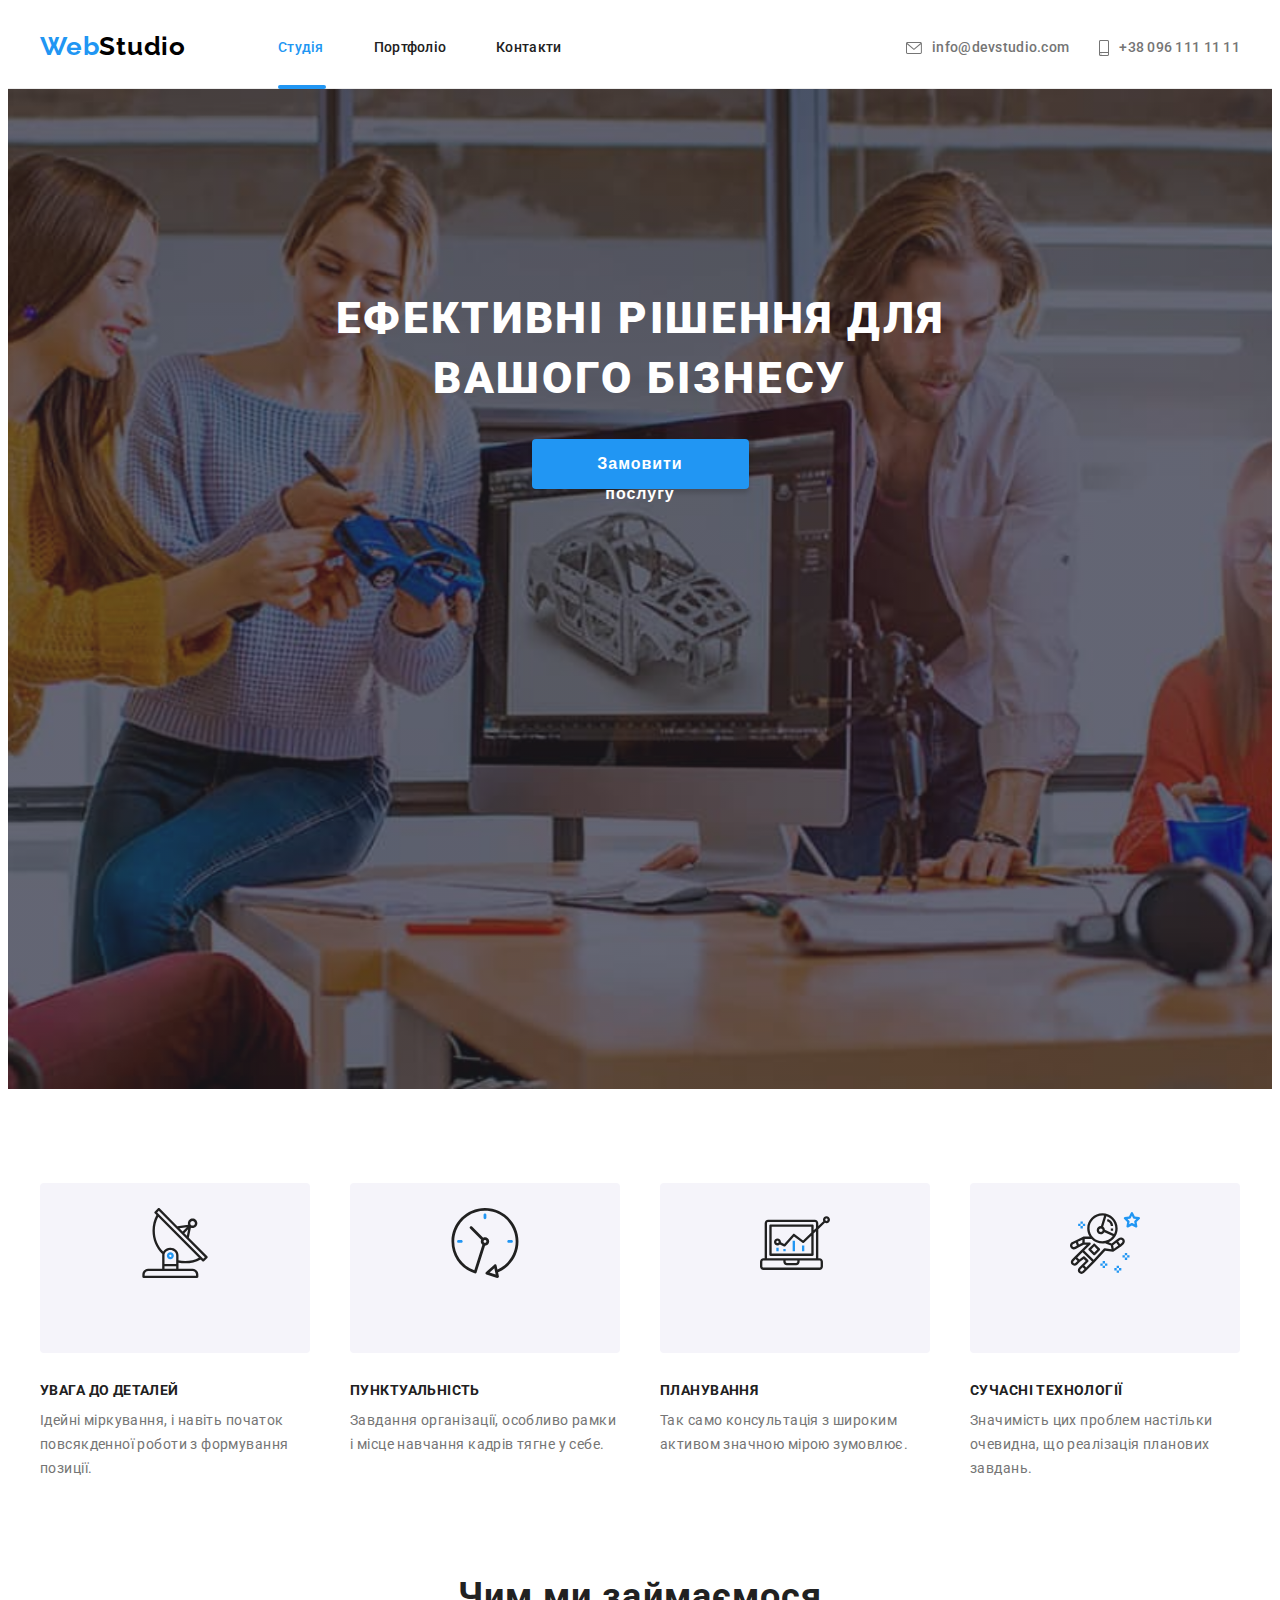
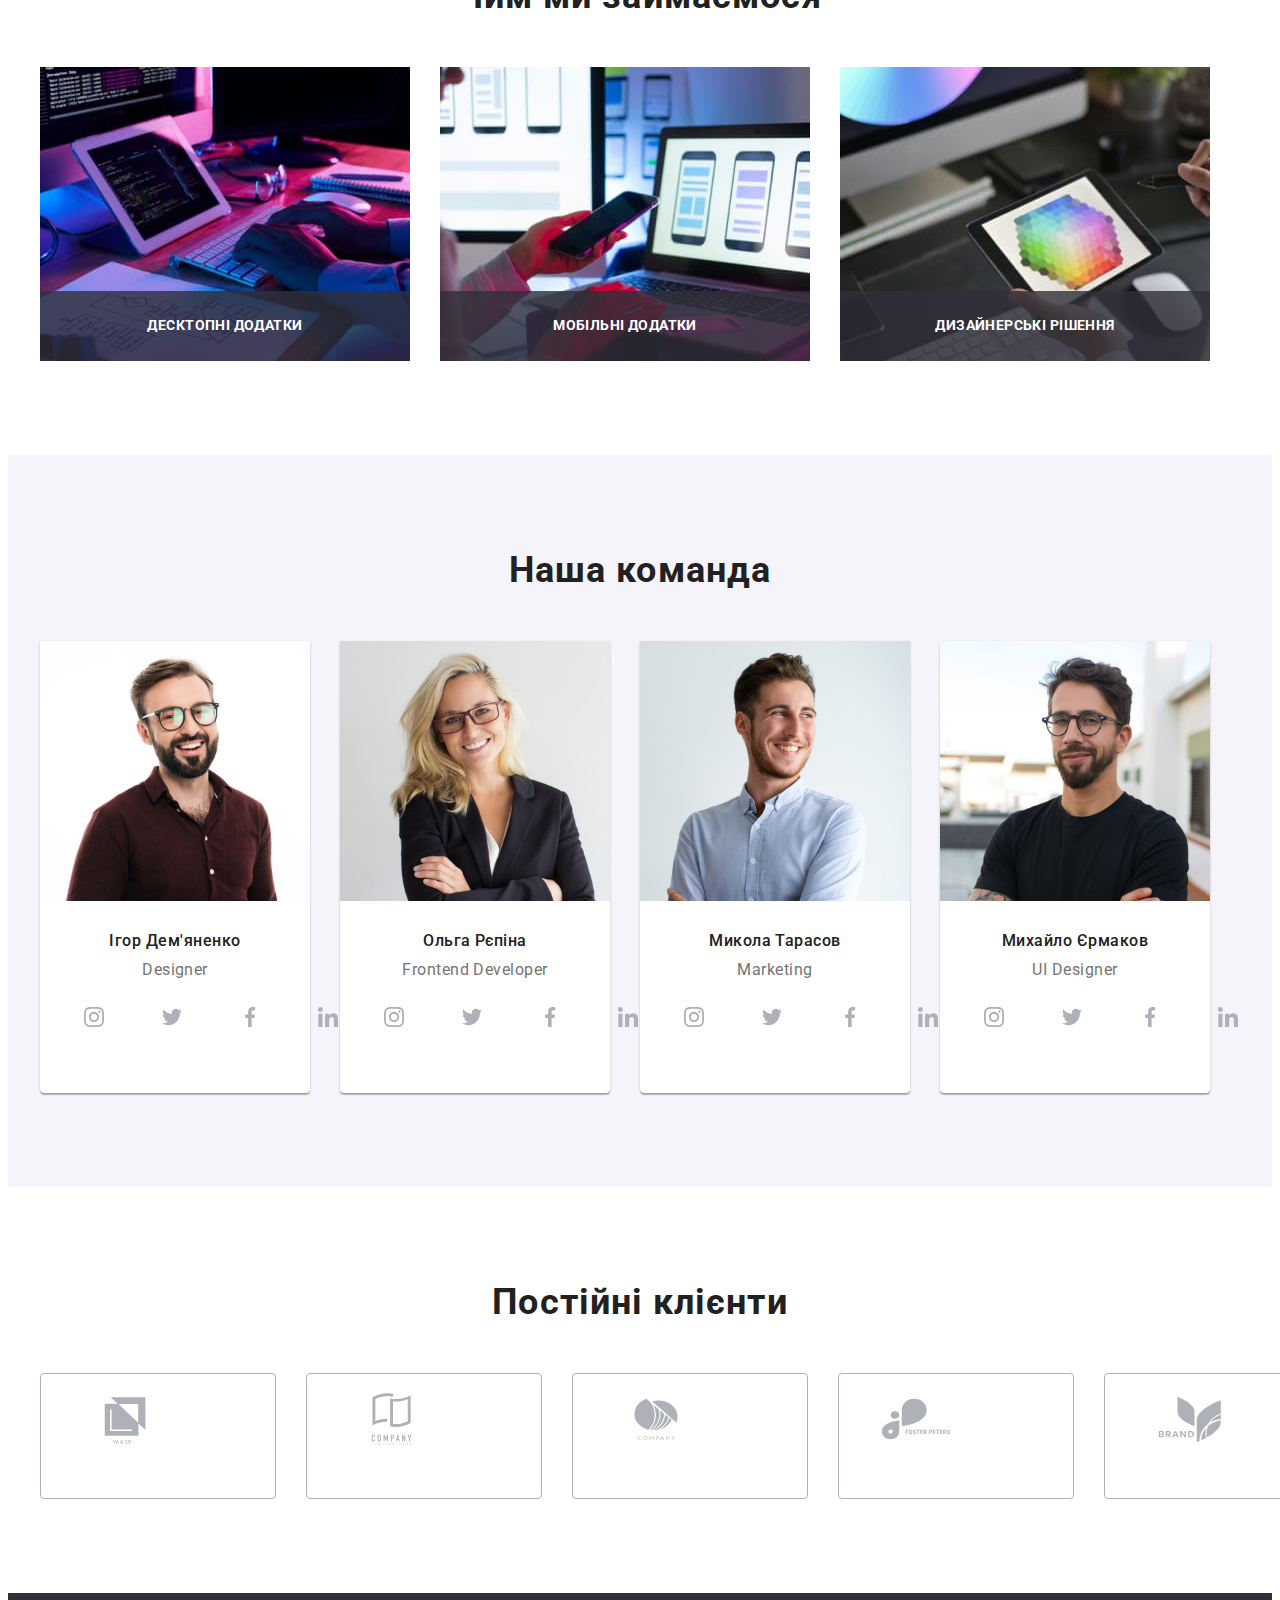
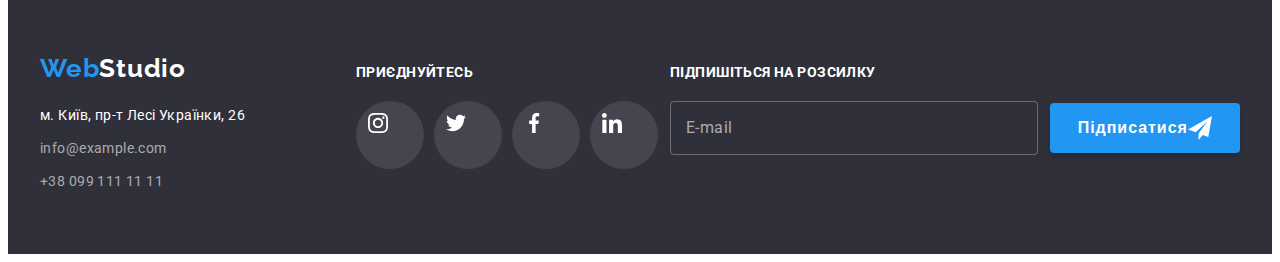
<file: index.html>
<!DOCTYPE html>
<html lang="uk">
  <head>
    <meta charset="UTF-8" />
    <meta http-equiv="X-UA-Compatible" content="IE=edge" />
    <meta name="viewport" content="width=device-width, initial-scale=1.0" />
    <title>Студія</title>
    <link rel="preconnect" href="https://fonts.googleapis.com" />
    <link rel="preconnect" href="https://fonts.gstatic.com" crossorigin />
    <link
      href="https://fonts.googleapis.com/css2?family=Raleway:wght@700&family=Roboto:wght@400;500;700;900&display=swap"
      rel="stylesheet"
    />
    <link
      rel="stylesheet"
      href="https://cdnjs.cloudflare.com/ajax/libs/modern-normalize/1.1.0/modern-normalize.min.css"
      integrity="sha512-wpPYUAdjBVSE4KJnH1VR1HeZfpl1ub8YT/NKx4PuQ5NmX2tKuGu6U/JRp5y+Y8XG2tV+wKQpNHVUX03MfMFn9Q=="
      crossorigin="anonymous"
      referrerpolicy="no-referrer"
    />
    <link href="./css/main.min.css" rel="stylesheet" />
  </head>
  <body>
    <!--Шапка-->
    <header class="header">
      <div class="container header__container">
        <nav class="navigation">
          <a class="logo" href="./index.html"
            >Web<span class="logo__part">Studio</span></a
          >
          <ul class="navigation__list list">
            <li class="navigation__item navigation__item--current">
              <a class="link navigation__link" href="./index.html">Студія</a>
            </li>
            <li class="navigation__item">
              <a class="link navigation__link" href="./portfolio.html"
                >Портфоліо</a
              >
            </li>
            <li class="navigation__item">
              <a class="link navigation__link" href="">Контакти</a>
            </li>
          </ul>
        </nav>
        <ul class="connect list">
          <li class="connect__item">
            <a class="connect__link link" href="mailto:info@devstudio.com">
              <svg class="icon--grey icon--moving" width="16" height="12">
                <use href="./images/icons.svg#icon-envelope"></use>
              </svg>
              info@devstudio.com
            </a>
          </li>
          <li class="connect__item">
            <a class="connect__link link" href="tel:+380961111111">
              <svg class="icon--grey icon--moving" width="10" height="16">
                <use href="./images/icons.svg#icon-smartphone"></use>
              </svg>
              +38 096 111 11 11</a
            >
          </li>
        </ul>
      </div>
    </header>
    <main>
      <!--Герой-->
      <section class="hero">
        <h1 class="hero__title">Ефективні рішення для вашого бізнесу</h1>
        <button class="hero__button button" type="button" data-modal-open>
          Замовити послугу
        </button>
      </section>
      <!--Переваги компанії-->
      <section class="benefits section">
        <div class="container">
          <h2 class="visually-hidden">Переваги компанії</h2>
          <ul class="benefits__list list">
            <li class="benefits__item">
              <div class="benefits__icons">
                <svg class="icon" width="70" height="70">
                  <use href="./images/icons.svg#icon-antenna"></use>
                </svg>
              </div>
              <h3 class="pretitle">УВАГА ДО ДЕТАЛЕЙ</h3>
              <p class="benefits__text">
                Ідейні міркування, і навіть початок повсякденної роботи з
                формування позиції.
              </p>
            </li>
            <li class="benefits__item">
              <div class="benefits__icons">
                <svg class="icon" width="70" height="70">
                  <use href="./images/icons.svg#icon-clock"></use>
                </svg>
              </div>
              <h3 class="pretitle">ПУНКТУАЛЬНІСТЬ</h3>
              <p class="benefits__text">
                Завдання організації, особливо рамки і місце навчання кадрів
                тягне у себе.
              </p>
            </li>
            <li class="benefits__item">
              <div class="benefits__icons">
                <svg class="icon" width="70" height="70">
                  <use href="./images/icons.svg#icon-diagram"></use>
                </svg>
              </div>
              <h3 class="pretitle">ПЛАНУВАННЯ</h3>
              <p class="benefits__text">
                Так само консультація з широким активом значною мірою зумовлює.
              </p>
            </li>
            <li class="benefits__item">
              <div class="benefits__icons">
                <svg class="icon" width="70" height="70">
                  <use href="./images/icons.svg#icon-astronaut"></use>
                </svg>
              </div>
              <h3 class="pretitle">СУЧАСНІ ТЕХНОЛОГІЇ</h3>
              <p class="benefits__text">
                Значимість цих проблем настільки очевидна, що реалізація
                планових завдань.
              </p>
            </li>
          </ul>
        </div>
      </section>
      <!--Чим займається компанія-->
      <section class="activity section">
        <div class="container">
          <h2 class="title">Чим ми займаємося</h2>
          <ul class="activity__list list">
            <li class="activity__item">
              <img
                src="./images/workimg1.jpg"
                alt="Руки чоловіка, який на клавіатурі набирає програмний код"
                width="370"
                height="294"
              />
              <div class="activity__inner">
                <h3 class="pretitle activity__pretitle">Десктопні додатки</h3>
              </div>
            </li>
            <li class="activity__item">
              <img
                src="./images/workimg2.jpg"
                alt="Людина на лептоці розробляє інтерфейси застосунку для смартфону"
                width="370"
                height="294"
              />
              <div class="activity__inner">
                <h3 class="pretitle activity__pretitle">Мобільні додатки</h3>
              </div>
            </li>
            <li class="activity__item">
              <img
                src="./images/workimg3.jpg"
                alt="Людина вибирає на планшеті колір із палітри"
                width="370"
                height="294"
              />
              <div class="activity__inner">
                <h3 class="pretitle activity__pretitle">
                  Дизайнерські рішення
                </h3>
              </div>
            </li>
          </ul>
        </div>
      </section>
      <!--Команда-->
      <section class="team section">
        <h2 class="title">Наша команда</h2>
        <div class="container">
          <ul class="team__list list">
            <li class="team__item">
              <img
                src="./images/igor.jpg"
                alt="Ігор Дем'яненко"
                width="270"
                height="260"
              />
              <h3 class="team__employee">Ігор Дем'яненко</h3>
              <p class="team__position">Designer</p>
              <ul class="social-networks team__networks list">
                <li class="social-networks__item">
                  <a class="social-networks__link link" href="#">
                    <svg
                      class="social-networks__icon icon"
                      width="20"
                      height="20"
                    >
                      <use href="./images/icons.svg#icon-instagram"></use>
                    </svg>
                  </a>
                </li>
                <li class="social-networks__item">
                  <a class="social-networks__link link" href="#">
                    <svg
                      class="social-networks__icon icon"
                      width="20"
                      height="20"
                    >
                      <use href="./images/icons.svg#icon-twitter"></use>
                    </svg>
                  </a>
                </li>
                <li class="social-networks__item">
                  <a class="social-networks__link link" href="#">
                    <svg
                      class="social-networks__icon icon"
                      width="20"
                      height="20"
                    >
                      <use href="./images/icons.svg#icon-facebook"></use>
                    </svg>
                  </a>
                </li>
                <li class="social-networks__item">
                  <a class="social-networks__link link" href="#">
                    <svg
                      class="social-networks__icon icon"
                      width="20"
                      height="20"
                    >
                      <use href="./images/icons.svg#icon-linkedin"></use>
                    </svg>
                  </a>
                </li>
              </ul>
            </li>
            <li class="team__item">
              <img
                src="./images/olga.jpg"
                alt="Ольга Рєпіна"
                width="270"
                height="260"
              />
              <h3 class="team__employee">Ольга Рєпіна</h3>
              <p class="team__position">Frontend Developer</p>
              <ul class="social-networks team__networks list">
                <li class="social-networks__item">
                  <a class="social-networks__link link" href="#">
                    <svg
                      class="social-networks__icon icon"
                      width="20"
                      height="20"
                    >
                      <use href="./images/icons.svg#icon-instagram"></use>
                    </svg>
                  </a>
                </li>
                <li class="social-networks__item">
                  <a class="social-networks__link link" href="#">
                    <svg
                      class="social-networks__icon icon"
                      width="20"
                      height="20"
                    >
                      <use href="./images/icons.svg#icon-twitter"></use>
                    </svg>
                  </a>
                </li>
                <li class="social-networks__item">
                  <a class="social-networks__link link" href="#">
                    <svg
                      class="social-networks__icon icon"
                      width="20"
                      height="20"
                    >
                      <use href="./images/icons.svg#icon-facebook"></use>
                    </svg>
                  </a>
                </li>
                <li class="social-networks__item">
                  <a class="social-networks__link link" href="#">
                    <svg
                      class="social-networks__icon icon"
                      width="20"
                      height="20"
                    >
                      <use href="./images/icons.svg#icon-linkedin"></use>
                    </svg>
                  </a>
                </li>
              </ul>
            </li>
            <li class="team__item">
              <img
                src="./images/mukola.jpg"
                alt="Микола Тарасов"
                width="270"
                height="260"
              />
              <h3 class="team__employee">Микола Тарасов</h3>
              <p class="team__position">Marketing</p>
              <ul class="social-networks team__networks list">
                <li class="social-networks__item">
                  <a class="social-networks__link link" href="#">
                    <svg
                      class="social-networks__icon icon"
                      width="20"
                      height="20"
                    >
                      <use href="./images/icons.svg#icon-instagram"></use>
                    </svg>
                  </a>
                </li>
                <li class="social-networks__item">
                  <a class="social-networks__link link" href="#">
                    <svg
                      class="social-networks__icon icon"
                      width="20"
                      height="20"
                    >
                      <use href="./images/icons.svg#icon-twitter"></use>
                    </svg>
                  </a>
                </li>
                <li class="social-networks__item">
                  <a class="social-networks__link link" href="#">
                    <svg
                      class="social-networks__icon icon"
                      width="20"
                      height="20"
                    >
                      <use href="./images/icons.svg#icon-facebook"></use>
                    </svg>
                  </a>
                </li>
                <li class="social-networks__item">
                  <a class="social-networks__link link" href="#">
                    <svg
                      class="social-networks__icon icon"
                      width="20"
                      height="20"
                    >
                      <use href="./images/icons.svg#icon-linkedin"></use>
                    </svg>
                  </a>
                </li>
              </ul>
            </li>
            <li class="team__item">
              <img
                src="./images/mukhailo.jpg"
                alt="Михайло Єрмаков"
                width="270"
                height="260"
              />
              <h3 class="team__employee">Михайло Єрмаков</h3>
              <p class="team__position">UI Designer</p>
              <ul class="social-networks team__networks list">
                <li class="social-networks__item">
                  <a class="social-networks__link link" href="#">
                    <svg
                      class="social-networks__icon icon"
                      width="20"
                      height="20"
                    >
                      <use href="./images/icons.svg#icon-instagram"></use>
                    </svg>
                  </a>
                </li>
                <li class="social-networks__item">
                  <a class="social-networks__link link" href="#">
                    <svg
                      class="social-networks__icon icon"
                      width="20"
                      height="20"
                    >
                      <use href="./images/icons.svg#icon-twitter"></use>
                    </svg>
                  </a>
                </li>
                <li class="social-networks__item">
                  <a class="social-networks__link link" href="#">
                    <svg
                      class="social-networks__icon icon"
                      width="20"
                      height="20"
                    >
                      <use href="./images/icons.svg#icon-facebook"></use>
                    </svg>
                  </a>
                </li>
                <li class="social-networks__item">
                  <a class="social-networks__link link" href="#">
                    <svg
                      class="social-networks__icon icon"
                      width="20"
                      height="20"
                    >
                      <use href="./images/icons.svg#icon-linkedin"></use>
                    </svg>
                  </a>
                </li>
              </ul>
            </li>
          </ul>
        </div>
      </section>
      <!--Клієнти-->
      <section class="customers section">
        <h2 class="title">Постійні клієнти</h2>
        <div class="container">
          <ul class="customers__list list">
            <li class="customers__item">
              <a class="customers__link link" href="#">
                <svg class="icon--moving icon" width="106" height="60">
                  <use href="./images/icons.svg#icon-Logo-1"></use>
                </svg>
              </a>
            </li>
            <li class="customers__item">
              <a href="#" class="customers__link link">
                <svg class="icon--moving icon" width="106" height="60">
                  <use href="./images/icons.svg#icon-Logo-2"></use>
                </svg>
              </a>
            </li>
            <li class="customers__item">
              <a href="#" class="customers__link link">
                <svg class="icon--moving icon" width="106" height="60">
                  <use href="./images/icons.svg#icon-Logo-3"></use>
                </svg>
              </a>
            </li>
            <li class="customers__item">
              <a href="#" class="customers__link link">
                <svg class="icon--moving icon" width="106" height="60">
                  <use href="./images/icons.svg#icon-Logo-4"></use>
                </svg>
              </a>
            </li>
            <li class="customers__item">
              <a href="#" class="customers__link link">
                <svg class="icon--moving icon" width="106" height="60">
                  <use href="./images/icons.svg#icon-Logo-5"></use>
                </svg>
              </a>
            </li>
            <li class="customers__item">
              <a href="#" class="customers__link link">
                <svg class="icon--moving icon" width="106" height="60">
                  <use href="./images/icons.svg#icon-Logo-6"></use>
                </svg>
              </a>
            </li>
          </ul>
        </div>
      </section>
    </main>
    <!--Футер-->
    <footer class="footer">
      <div class="container footer__container">
        <div class="footer__left-part">
          <a class="logo" href="./index.html"
            >Web<span class="logo__part--white">Studio</span></a
          >
          <address class="footer__address">
            <ul class="footer__list list">
              <li class="footer__item">
                <a
                  class="link footer__link"
                  href="#"
                  target="_blank"
                  rel="noopener noreferrer"
                  >м. Київ, пр-т Лесі Українки, 26</a
                >
              </li>
              <li class="footer__item">
                <a class="link footer__link" href="mailto:info@example.com"
                  >info@example.com</a
                >
              </li>
              <li class="footer__item">
                <a class="link footer__link" href="tel:+380991111111"
                  >+38 099 111 11 11</a
                >
              </li>
            </ul>
          </address>
        </div>
        <div class="footer__social-networks">
          <h3 class="pretitle footer__pretitle">приєднуйтесь</h3>
          <ul class="social-networks list">
            <li class="social-networks__item">
              <a
                class="social-networks__link social-networks__link--grey link"
                href="#"
              >
                <svg
                  class="social-networks__icon icon--white"
                  width="20"
                  height="20"
                >
                  <use href="./images/icons.svg#icon-instagram"></use>
                </svg>
              </a>
            </li>
            <li class="social-networks__item">
              <a
                class="social-networks__link social-networks__link--grey link"
                href="#"
              >
                <svg
                  class="social-networks__icon icon--white"
                  width="20"
                  height="20"
                >
                  <use href="./images/icons.svg#icon-twitter"></use>
                </svg>
              </a>
            </li>
            <li class="social-networks__item">
              <a
                class="link social-networks__link social-networks__link--grey"
                href="#"
              >
                <svg
                  class="social-networks__icon icon--white"
                  width="20"
                  height="20"
                >
                  <use href="./images/icons.svg#icon-facebook"></use>
                </svg>
              </a>
            </li>
            <li class="social-networks__item">
              <a
                class="social-networks__link social-networks__link--grey link"
                href="#"
              >
                <svg
                  class="social-networks__icon icon--white"
                  width="20"
                  height="20"
                >
                  <use href="./images/icons.svg#icon-linkedin"></use>
                </svg>
              </a>
            </li>
          </ul>
        </div>
        <div class="subscription footer__subscription">
          <p class="subscription__slogan">Підпишіться на розсилку</p>
          <form class="subscription__form">
            <input
              type="email"
              class="subscription__input"
              name="email"
              id="email"
            />
            <label for="email" class="subscription__label">E-mail</label>
            <button type="submit" class="subscription__button button">
              Підписатися
              <svg class="icon--white" width="24" height="24">
                <use href="./images/icons.svg#icon-icon-send"></use>
              </svg>
            </button>
          </form>
        </div>
      </div>
    </footer>
    <!--Модальне вікно-->
    <div class="backdrop is-hidden" data-modal>
      <div class="backdrop__modal">
        <button type="button" class="backdrop__close-button" data-modal-close>
          <svg class="backdrop__close-icon" width="18" height="18">
            <use href="./images/icons.svg#icon-close-black"></use>
          </svg>
        </button>
        <p class="backdrop__modal-title">
          Залиште свої дані, ми вам передзвонимо
        </p>
        <form class="order-form">
          <div class="order-form__form-fild">
            <label for="username" class="order-form__name-label">Ім'я</label>
            <div class="order-form__input-box">
              <input
                type="text"
                class="order-form__input"
                name="username"
                id="username"
                autofocus
              />
              <svg class="order-form__form-icons" width="18" height="18">
                <use href="./images/icons.svg#icon-person-black"></use>
              </svg>
            </div>
          </div>
          <div class="order-form__form-fild">
            <label for="tel" class="order-form__name-label">Телефон</label>
            <div class="order-form__input-box">
              <input type="tel" class="order-form__input" name="tel" id="tel" />
              <svg class="order-form__form-icons" width="18" height="18">
                <use href="./images/icons.svg#icon-phone-black"></use>
              </svg>
            </div>
          </div>
          <div class="order-form__form-fild">
            <label for="mail" class="order-form__name-label">Пошта</label>
            <div class="order-form__input-box">
              <input
                type="email"
                class="order-form__input"
                name="mail"
                id="mail"
              />
              <svg class="order-form__form-icons" width="18" height="18">
                <use href="./images/icons.svg#icon-email-black"></use>
              </svg>
            </div>
          </div>
          <div class="order-form__fild-coment">
            <label for="coment" class="order-form__name-label">Коментар</label>
            <textarea
              class="order-form__coment-box"
              name="coment"
              id="coment"
              placeholder="Введіть текст"
            ></textarea>
          </div>
          <div class="order-form__fild-agreement">
            <input
              type="checkbox"
              name="agreement"
              class="order-form__input-agreement is-hidden"
              id="agreement"
            />
            <label for="agreement" class="order-form__agreement-label">
              <span class="order-form__quadrate">
                <svg class="icon--white" width="16" height="15">
                  <use href="./images/icons.svg#icon-icon-check"></use>
                </svg>
              </span>
              Погоджуюся з розсилкою та приймаю
              <a class="order-form__link" href="#"> Умови договору</a>
            </label>
          </div>
          <button class="order-form__form-button button" type="submit">
            Відправити
          </button>
        </form>
      </div>
    </div>
    <script src="./js/modal.js"></script>
  </body>
</html>
</file>
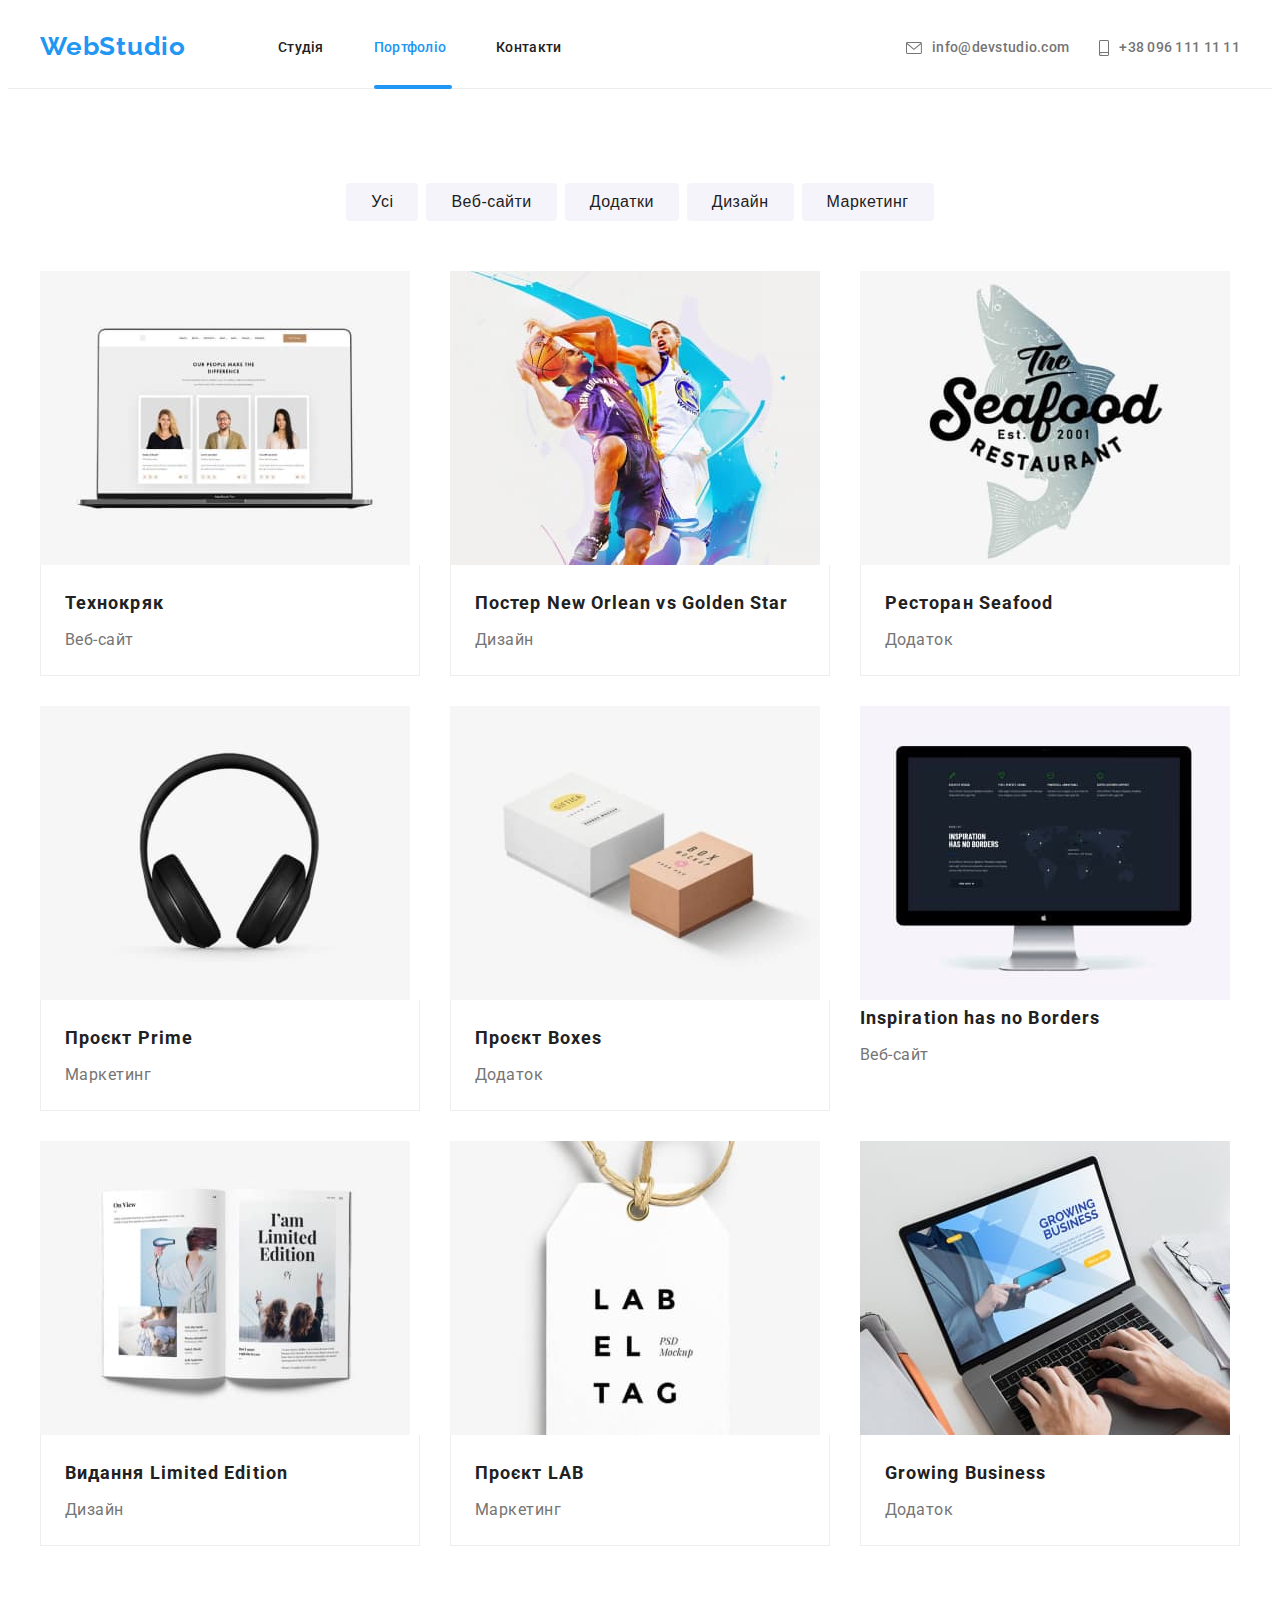
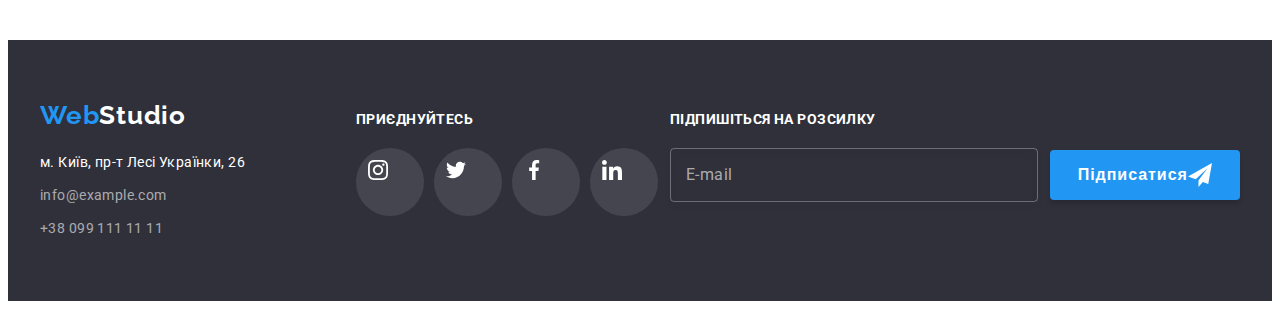
<file: portfolio.html>
<!DOCTYPE html>
<html lang="uk">
  <head>
    <meta charset="UTF-8" />
    <meta http-equiv="X-UA-Compatible" content="IE=edge" />
    <meta name="viewport" content="width=device-width, initial-scale=1.0" />
    <title>Портфоліо</title>
    <link rel="preconnect" href="https://fonts.googleapis.com" />
    <link rel="preconnect" href="https://fonts.gstatic.com" crossorigin />
    <link
      href="https://fonts.googleapis.com/css2?family=Raleway:wght@700&family=Roboto:wght@400;500;700;900&display=swap"
      rel="stylesheet"
    />
    <link
      rel="stylesheet"
      href="https://cdnjs.cloudflare.com/ajax/libs/modern-normalize/1.1.0/modern-normalize.min.css"
      integrity="sha512-wpPYUAdjBVSE4KJnH1VR1HeZfpl1ub8YT/NKx4PuQ5NmX2tKuGu6U/JRp5y+Y8XG2tV+wKQpNHVUX03MfMFn9Q=="
      crossorigin="anonymous"
      referrerpolicy="no-referrer"
    />
    <link href="./css/main.min.css" rel="stylesheet" />
  </head>
  <body>
    <!--Шапка-->
    <header class="header">
      <div class="container header__container">
        <nav class="navigation">
          <a class="logo" href="./index.html">Web<span>Studio</span></a>
          <ul class="navigation__list list">
            <li class="navigation__item">
              <a class="link navigation__link" href="./index.html">Студія</a>
            </li>
            <li class="navigation__item navigation__item--current-bigger">
              <a class="link navigation__link" href="./portfolio.html"
                >Портфоліо</a
              >
            </li>
            <li class="navigation__item">
              <a class="link navigation__link" href="">Контакти</a>
            </li>
          </ul>
        </nav>
        <ul class="connect list">
          <li class="connect__item">
            <a class="connect__link link" href="mailto:info@devstudio.com">
              <svg class="icon--grey icon--moving" width="16" height="12">
                <use href="./images/icons.svg#icon-envelope"></use>
              </svg>
              info@devstudio.com
            </a>
          </li>
          <li class="connect__item">
            <a class="connect__link link" href="tel:+380961111111">
              <svg class="icon--grey icon--moving" width="10" height="16">
                <use href="./images/icons.svg#icon-smartphone"></use>
              </svg>
              +38 096 111 11 11</a
            >
          </li>
        </ul>
      </div>
    </header>
    <main>
      <!--Проєкти-->
      <section class="projects container section">
        <h1 class="visually-hidden">Проєкти</h1>
        <ul class="buttons-set projects__buttons-set list">
          <li class="buttons-set__item">
            <button class="buttons-set__button" type="button">Усі</button>
          </li>
          <li class="buttons-set__item">
            <button class="buttons-set__button" type="button">Веб-сайти</button>
          </li>
          <li class="buttons-set__item">
            <button class="buttons-set__button" type="button">Додатки</button>
          </li>
          <li class="buttons-set__item">
            <button class="buttons-set__button" type="button">Дизайн</button>
          </li>
          <li class="buttons-set__item">
            <button class="buttons-set__button" type="button">Маркетинг</button>
          </li>
        </ul>
        <ul class="projects__list list">
          <li class="projects__item">
            <div class="projects__animation">
              <img
                src="./images/portfolio-1.jpg"
                alt="Екран ноутбука із зображенням трьох людей: чоловіка та двох жінок"
                width="370"
                height="294"
              />
              <div class="projects__overlay">
                <p class="projects__text-overlay">
                  Ресурс пропонує комплексні пропозиції з різним рівнем
                  функціоналу та сервісів. Все це дозволить відвідувачу отримати
                  вичерпні відомості про компанію чи приватну особу.
                </p>
              </div>
            </div>
            <div class="projects__signature">
              <h2 class="projects__title">Технокряк</h2>
              <p class="projects__category">Веб-сайт</p>
            </div>
          </li>
          <li class="projects__item">
            <div class="projects__animation">
              <img
                src="./images/portfolio-2.jpg"
                alt="Два баскетболіста з м'ячем в стрибку"
                width="370"
                height="294"
              />
              <div class="projects__overlay">
                <p class="projects__text-overlay">
                  Ресурс пропонує комплексні пропозиції з різним рівнем
                  функціоналу та сервісів. Все це дозволить відвідувачу отримати
                  вичерпні відомості про компанію чи приватну особу.
                </p>
              </div>
            </div>
            <div class="projects__signature">
              <h2 class="projects__title">Постер New Orlean vs Golden Star</h2>
              <p class="projects__category">Дизайн</p>
            </div>
          </li>
          <li class="projects__item">
            <div class="projects__animation">
              <img
                src="./images/portfolio-3.jpg"
                alt="Логотип у вигляді рибини із назвою ресторану на ній"
                width="370"
                height="294"
              />
              <div class="projects__overlay">
                <p class="projects__text-overlay">
                  Ресурс пропонує комплексні пропозиції з різним рівнем
                  функціоналу та сервісів. Все це дозволить відвідувачу отримати
                  вичерпні відомості про компанію чи приватну особу.
                </p>
              </div>
            </div>
            <div class="projects__signature">
              <h2 class="projects__title">Ресторан Seafood</h2>
              <p class="projects__category">Додаток</p>
            </div>
          </li>
          <li class="projects__item">
            <div class="projects__animation">
              <img
                src="./images/portfolio-4.jpg"
                alt="Навушники"
                width="370"
                height="294"
              />
              <div class="projects__overlay">
                <p class="projects__text-overlay">
                  Ресурс пропонує комплексні пропозиції з різним рівнем
                  функціоналу та сервісів. Все це дозволить відвідувачу отримати
                  вичерпні відомості про компанію чи приватну особу.
                </p>
              </div>
            </div>
            <div class="projects__signature">
              <h2 class="projects__title">Проєкт Prime</h2>
              <p class="projects__category">Маркетинг</p>
            </div>
          </li>
          <li class="projects__item">
            <div class="projects__animation">
              <img
                src="./images/portfolio-5.jpg"
                alt="Одна біла та одна коричнева коробки"
                width="370"
                height="294"
              />
              <div class="projects__overlay">
                <p class="projects__text-overlay">
                  Ресурс пропонує комплексні пропозиції з різним рівнем
                  функціоналу та сервісів. Все це дозволить відвідувачу отримати
                  вичерпні відомості про компанію чи приватну особу.
                </p>
              </div>
            </div>
            <div class="projects__signature">
              <h2 class="projects__title">Проєкт Boxes</h2>
              <p class="projects__category">Додаток</p>
            </div>
          </li>
          <li class="projects__item">
            <div class="projects__animation">
              <img
                src="./images/portfolio-6.jpg"
                alt="Монітор із веб-сайтом"
                width="370"
                height="294"
              />
              <div class="projects__overlay">
                <p class="projects__text-overlay">
                  Ресурс пропонує комплексні пропозиції з різним рівнем
                  функціоналу та сервісів. Все це дозволить відвідувачу отримати
                  вичерпні відомості про компанію чи приватну особу.
                </p>
              </div>
            </div>
            <div class="projects_signature">
              <h2 class="projects__title">Inspiration has no Borders</h2>
              <p class="projects__category">Веб-сайт</p>
            </div>
          </li>
          <li class="projects__item">
            <div class="projects__animation">
              <img
                src="./images/portfolio-7.jpg"
                alt="Розгорнута книга"
                width="370"
                height="294"
              />
              <div class="projects__overlay">
                <p class="projects__text-overlay">
                  Ресурс пропонує комплексні пропозиції з різним рівнем
                  функціоналу та сервісів. Все це дозволить відвідувачу отримати
                  вичерпні відомості про компанію чи приватну особу.
                </p>
              </div>
            </div>
            <div class="projects__signature">
              <h2 class="projects__title">Видання Limited Edition</h2>
              <p class="projects__category">Дизайн</p>
            </div>
          </li>
          <li class="projects__item">
            <div class="projects__animation">
              <img
                src="./images/portfolio-8.jpg"
                alt="Бірка"
                width="370"
                height="294"
              />
              <div class="projects__overlay">
                <p class="projects__text-overlay">
                  Ресурс пропонує комплексні пропозиції з різним рівнем
                  функціоналу та сервісів. Все це дозволить відвідувачу отримати
                  вичерпні відомості про компанію чи приватну особу.
                </p>
              </div>
            </div>
            <div class="projects__signature">
              <h2 class="projects__title">Проєкт LAB</h2>
              <p class="projects__category">Маркетинг</p>
            </div>
          </li>
          <li class="projects__item">
            <div class="projects__animation">
              <img
                src="./images/portfolio-9.jpg"
                alt="Руки чоловіка, які набирають щось на клавіатурі ноутбука"
                width="370"
                height="294"
              />
              <div class="projects__overlay">
                <p class="projects__text-overlay">
                  Ресурс пропонує комплексні пропозиції з різним рівнем
                  функціоналу та сервісів. Все це дозволить відвідувачу отримати
                  вичерпні відомості про компанію чи приватну особу.
                </p>
              </div>
            </div>
            <div class="projects__signature">
              <h2 class="projects__title">Growing Business</h2>
              <p class="projects__category">Додаток</p>
            </div>
          </li>
        </ul>
      </section>
    </main>
    <!--Футер-->
    <footer class="footer">
      <div class="container footer__container">
        <div class="footer__left-part">
          <a class="logo" href="./index.html"
            >Web<span class="logo__part--white">Studio</span></a
          >
          <address class="footer__address">
            <ul class="footer__list list">
              <li class="footer__item">
                <a
                  class="link footer__link"
                  href="#"
                  target="_blank"
                  rel="noopener noreferrer"
                  >м. Київ, пр-т Лесі Українки, 26</a
                >
              </li>
              <li class="footer__item">
                <a class="link footer__link" href="mailto:info@example.com"
                  >info@example.com</a
                >
              </li>
              <li class="footer__item">
                <a class="link footer__link" href="tel:+380991111111"
                  >+38 099 111 11 11</a
                >
              </li>
            </ul>
          </address>
        </div>
        <div class="footer__social-networks">
          <h3 class="pretitle footer__pretitle">приєднуйтесь</h3>
          <ul class="social-networks list">
            <li class="social-networks__item">
              <a
                class="social-networks__link social-networks__link--grey link"
                href="#"
              >
                <svg
                  class="social-networks__icon icon--white"
                  width="20"
                  height="20"
                >
                  <use href="./images/icons.svg#icon-instagram"></use>
                </svg>
              </a>
            </li>
            <li class="social-networks__item">
              <a
                class="social-networks__link social-networks__link--grey link"
                href="#"
              >
                <svg
                  class="social-networks__icon icon--white"
                  width="20"
                  height="20"
                >
                  <use href="./images/icons.svg#icon-twitter"></use>
                </svg>
              </a>
            </li>
            <li class="social-networks__item">
              <a
                class="link social-networks__link social-networks__link--grey"
                href="#"
              >
                <svg
                  class="social-networks__icon icon--white"
                  width="20"
                  height="20"
                >
                  <use href="./images/icons.svg#icon-facebook"></use>
                </svg>
              </a>
            </li>
            <li class="social-networks__item">
              <a
                class="social-networks__link social-networks__link--grey link"
                href="#"
              >
                <svg
                  class="social-networks__icon icon--white"
                  width="20"
                  height="20"
                >
                  <use href="./images/icons.svg#icon-linkedin"></use>
                </svg>
              </a>
            </li>
          </ul>
        </div>
        <div class="subscription footer__subscription">
          <p class="subscription__slogan">Підпишіться на розсилку</p>
          <form class="subscription__form">
            <input
              type="email"
              class="subscription__input"
              name="mail"
              id="mail"
            />
            <label for="mail" class="subscription__label">E-mail</label>
            <button type="submit" class="subscription__button button">
              Підписатися
              <svg class="icon--white" width="24" height="24">
                <use href="./images/icons.svg#icon-icon-send"></use>
              </svg>
            </button>
          </form>
        </div>
      </div>
    </footer>
  </body>
</html>
</file>
<file: css/main.min.css>
:root{--praimery-text-color: #757575;--secondary-text-color: #ffffff;--titel-text-color: #212121;--accent-color: #2196f3;--praimery-bkg-color: #ffffff;--secondary-bkg-color: #2f303a;--praimery-icon-color: #afb1b8;--secondary-icon-color: #ffffff}.list{display:-webkit-box;display:-ms-flexbox;display:flex;padding:0;margin:0;list-style:none}body{font-family:Roboto,Verdana,Tahoma,sans-serif;color:var(--praimery-text-color);background-color:var(--praimery-bkg-color)}img{display:block}.link{-webkit-transition-property:color;transition-property:color;-webkit-transition-duration:250ms;transition-duration:250ms;-webkit-transition-timing-function:cubic-bezier(0.4, 0, 0.2, 1);transition-timing-function:cubic-bezier(0.4, 0, 0.2, 1);text-decoration:none;color:var(--praimery-text-color)}.link[rel="noopener noreferrer"]{color:var(--secondary-text-color)}.link:hover,.link:focus{color:var(--accent-color)}.icon{fill:var(--praimery-icon-color)}.icon--moving{-webkit-transition-property:fill;transition-property:fill;-webkit-transition-duration:250ms;transition-duration:250ms;-webkit-transition-timing-function:cubic-bezier(0.4, 0, 0.2, 1);transition-timing-function:cubic-bezier(0.4, 0, 0.2, 1)}.link:hover .icon--moving,.link:focus .icon--moving{fill:var(--accent-color)}.icon--white{fill:var(--secondary-icon-color)}.icon--grey{fill:var(--praimery-text-color)}button{cursor:pointer}.section{padding-top:94px;padding-bottom:94px}.is-hidden{visibility:hidden;opacity:0;pointer-events:none}.visually-hidden{position:absolute;white-space:nowrap;width:1px;height:1px;overflow:hidden;border:0;padding:0;clip:rect(0 0 0 0);-webkit-clip-path:inset(50%);clip-path:inset(50%);margin:-1px}.container{width:100%;max-width:1200px;padding-right:15px;padding-left:15px;margin-left:auto;margin-right:auto}.logo{display:block;width:145px;height:31px;font-family:"Raleway";font-weight:700;font-size:26px;color:var(--accent-color);text-decoration:none;letter-spacing:.03em}.logo__part{color:#000}.logo__part--white{color:var(--secondary-text-color)}.button{display:block;width:200px;height:50px;font-weight:700;font-size:16px;line-height:1.88;letter-spacing:.06em;color:var(--secondary-text-color);background-color:var(--accent-color);-webkit-box-shadow:0px 4px 4px rgba(0,0,0,.15);box-shadow:0px 4px 4px rgba(0,0,0,.15);border-radius:4px;border:none;text-align:center}.title{margin-top:0;margin-bottom:50px;font-size:36px;line-height:1.17;text-align:center;letter-spacing:.03em;color:var(--titel-text-color)}.pretitle{margin-top:0;margin-bottom:10px;font-size:14px;line-height:1.14;text-transform:uppercase;letter-spacing:.03em;color:var(--titel-text-color)}.social-networks{width:206px;gap:10px;-webkit-box-pack:justify;-ms-flex-pack:justify;justify-content:space-between}.team__networks{margin-right:auto;margin-left:auto;margin-bottom:30px}.social-networks__link{-webkit-transition:background-color 250ms cubic-bezier(0.4, 0, 0.2, 1);transition:background-color 250ms cubic-bezier(0.4, 0, 0.2, 1);display:block;width:44px;height:44px;padding:12px;border-radius:50%}.social-networks__link:hover,.social-networks__link:focus{background-color:var(--accent-color)}.social-networks__link--grey{background-color:rgba(255,255,255,.1)}.social-networks__link:hover .social-networks__icon,.social-networks__link:focus .social-networks__icon{fill:var(--secondary-icon-color)}.header{font-weight:500;font-size:14px;line-height:1.14;border-bottom:1px solid #ececec}.header__container{display:-webkit-box;display:-ms-flexbox;display:flex;-webkit-box-align:center;-ms-flex-align:center;align-items:center;-webkit-box-pack:justify;-ms-flex-pack:justify;justify-content:space-between}.navigation__item--current-bigger::after,.navigation__item--current::after{position:absolute;bottom:-1px;content:"";height:4px;border-radius:2px;background-color:var(--accent-color)}.navigation{display:-webkit-box;display:-ms-flexbox;display:flex;-webkit-box-align:center;-ms-flex-align:center;align-items:center}.navigation__list{margin-left:93px}.navigation__item{position:relative;display:-webkit-box;display:-ms-flexbox;display:flex;-webkit-box-orient:vertical;-webkit-box-direction:normal;-ms-flex-direction:column;flex-direction:column;color:var(--titel-text-color)}.navigation__item:not(:last-child){margin-right:50px}.navigation__item--current{color:var(--accent-color)}.navigation__item--current::after{width:48px}.navigation__item--current-bigger{color:var(--accent-color)}.navigation__item--current-bigger::after{width:78px}.navigation__link{display:block;margin-top:32px;margin-bottom:32px;letter-spacing:.02em;color:inherit}.connect{-webkit-box-align:center;-ms-flex-align:center;align-items:center;gap:30px}.connect__link{display:-webkit-box;display:-ms-flexbox;display:flex;gap:10px;-webkit-box-align:center;-ms-flex-align:center;align-items:center;-webkit-box-pack:center;-ms-flex-pack:center;justify-content:center;letter-spacing:.02em}.hero{max-width:1600px;height:600px;margin-left:auto;margin-right:auto;padding-top:200px;padding-bottom:200px;text-align:center;background-color:var(--secondary-bkg-color);background-image:-webkit-gradient(linear, left top, left bottom, from(rgba(47, 48, 58, 0.4)), to(rgba(47, 48, 58, 0.4))),url("../images/Img-hero.jpg");background-image:linear-gradient(rgba(47, 48, 58, 0.4), rgba(47, 48, 58, 0.4)),url("../images/Img-hero.jpg");background-size:cover;background-position:center;background-repeat:no-repeat}.hero__title{margin:0 auto 30px;max-width:696px;font-weight:900;font-size:44px;line-height:1.36;text-transform:uppercase;letter-spacing:.06em;color:var(--secondary-text-color)}.hero__button{margin:0 auto;padding:10px 32px;width:217px}.backdrop{-webkit-transition:opacity 250ms linear,visibility 250ms linear;transition:opacity 250ms linear,visibility 250ms linear;position:fixed;top:0;left:0;width:100%;height:100%;background-color:rgba(0,0,0,.2)}.backdrop__modal{opacity:1;-webkit-transition:opacity 250ms linear;transition:opacity 250ms linear;position:absolute;left:50%;top:50%;-webkit-transform:translate(-50%, -50%);transform:translate(-50%, -50%);padding:40px;width:528px;height:581px;background:var(--praimery-bkg-color);-webkit-box-shadow:0px 1px 3px rgba(0,0,0,.12),0px 1px 1px rgba(0,0,0,.14),0px 2px 1px rgba(0,0,0,.2);box-shadow:0px 1px 3px rgba(0,0,0,.12),0px 1px 1px rgba(0,0,0,.14),0px 2px 1px rgba(0,0,0,.2);border-radius:4px}.backdrop.is-hidden .backdrop__modal{opacity:0}.backdrop__close-button{position:absolute;top:8px;right:8px;width:30px;height:30px;padding:0;border-radius:50%;border:1px solid rgba(0,0,0,.1);background-color:var(--praimery-bkg-color)}.backdrop__close-icon{position:absolute;left:50%;top:50%;-webkit-transform:translate(-50%, -50%);transform:translate(-50%, -50%)}.backdrop__modal-title{margin-top:0;margin-bottom:12px;font-weight:700;font-size:20px;line-height:1.15;text-align:center;letter-spacing:.03em;color:var(--titel-text-color)}.order-form__form-fild{margin-bottom:10px}.order-form__name-label{display:block;margin-bottom:4px;font-size:12px;line-height:1.14;letter-spacing:.01em;color:var(--praimery-text-color)}.order-form__input-box{position:relative}.order-form__input{-webkit-transition:border-color 250ms cubic-bezier(0.4, 0, 0.2, 1);transition:border-color 250ms cubic-bezier(0.4, 0, 0.2, 1);padding-left:42px;width:100%;height:40px;border:1px solid rgba(33,33,33,.2);border-radius:4px;font-size:12px;line-height:1.17;letter-spacing:.01em;color:#757575}.order-form__input:focus{border-color:var(--accent-color)}.order-form__form-icons{-webkit-transition:fill 250ms cubic-bezier(0.4, 0, 0.2, 1);transition:fill 250ms cubic-bezier(0.4, 0, 0.2, 1);position:absolute;left:12px;top:50%;bottom:50%;-webkit-transform:translateY(-50%);transform:translateY(-50%)}.order-form__input:focus+.order-form__form-icons{fill:var(--accent-color)}.order-form__fild-coment{margin-bottom:20px}.order-form__coment-box{padding:12px 16px;width:100%;height:120px;resize:none;border:1px solid rgba(33,33,33,.2);border-radius:4px;font-size:12px;line-height:1.17;letter-spacing:.01em;color:#757575}.order-form__coment-box::-webkit-input-placeholder{color:rgba(117,117,117,.5)}.order-form__coment-box::-moz-placeholder{color:rgba(117,117,117,.5)}.order-form__coment-box:-ms-input-placeholder{color:rgba(117,117,117,.5)}.order-form__coment-box::-ms-input-placeholder{color:rgba(117,117,117,.5)}.order-form__coment-box::placeholder{color:rgba(117,117,117,.5)}.order-form__fild-agreement{position:relative;margin-bottom:30px}.order-form__agreement-label{position:absolute;left:13px;top:50%;bottom:50%;-webkit-transform:translateY(-50%);transform:translateY(-50%);display:-webkit-box;display:-ms-flexbox;display:flex;-webkit-box-align:center;-ms-flex-align:center;align-items:center;height:24px;font-size:14px;line-height:1.71;letter-spacing:.03em}.order-form__quadrate{display:-webkit-box;display:-ms-flexbox;display:flex;-webkit-box-align:center;-ms-flex-align:center;align-items:center;-webkit-box-pack:center;-ms-flex-pack:center;justify-content:center;margin-right:8px;width:16px;height:15px;border-radius:3px;border:2px solid #303030;color:rgba(0,0,0,0)}.order-form__input-agreement:checked+.order-form__agreement-label .order-form__quadrate{background-color:var(--accent-color);border-color:var(--accent-color)}.order-form__link{margin-left:4px;text-decoration:underline;color:var(--accent-color)}.order-form__form-button{padding:10px 52px;margin-left:auto;margin-right:auto}.benefits__list{gap:30px;-webkit-box-pack:justify;-ms-flex-pack:justify;justify-content:space-between}.benefits__item{width:270px}.benefits__icons{height:120px;padding:25px 100px;margin-bottom:30px;background:#f5f4fa;border-radius:4px}.benefits__text{margin-top:0;margin-bottom:0;width:inherit;font-size:14px;line-height:1.71;letter-spacing:.03em}.activity{padding-top:0px}.activity__item{position:relative}.activity__item:not(:last-child){margin-right:30px}.activity__inner{position:absolute;bottom:0;left:0;width:370px;height:70px;background:rgba(47,48,58,.8)}.activity__pretitle{position:absolute;left:50%;top:50%;-webkit-transform:translate(-50%, -50%);transform:translate(-50%, -50%);margin-bottom:0;color:var(--secondary-text-color)}.team{background-color:#f5f4fa}.team__list{gap:30px}.team__item{max-width:270px;background-color:#fff;-webkit-box-shadow:0px 1px 3px rgba(0,0,0,.12),0px 1px 1px rgba(0,0,0,.14),0px 2px 1px rgba(0,0,0,.2);box-shadow:0px 1px 3px rgba(0,0,0,.12),0px 1px 1px rgba(0,0,0,.14),0px 2px 1px rgba(0,0,0,.2);border-radius:0px 0px 4px 4px}.team__employee{margin-top:30px;margin-bottom:10px;font-weight:500;font-size:16px;text-align:center;line-height:1.19;letter-spacing:.03em;color:var(--titel-text-color)}.team__position{margin-top:0;margin-bottom:16px;line-height:1.19;text-align:center;letter-spacing:.03em}.customers__list{gap:30px}.customers__link{-webkit-transition:border-color 250ms cubic-bezier(0.4, 0, 0.2, 1);transition:border-color 250ms cubic-bezier(0.4, 0, 0.2, 1);display:block;width:170px;height:92px;padding:16px 32px;border:1px solid var(--praimery-icon-color);border-radius:4px}.customers__link:hover,.customers__link:focus{border-color:var(--accent-color)}.footer{padding-top:60px;padding-bottom:60px;padding-left:0;background-color:var(--secondary-bkg-color)}.footer__container{display:-webkit-box;display:-ms-flexbox;display:flex;-webkit-box-pack:justify;-ms-flex-pack:justify;justify-content:space-between}.footer__left-part{margin-right:70px;width:231px}.footer__address{margin-top:20px;font-style:normal;font-weight:400;font-size:14px;line-height:1.71;letter-spacing:.03em}.footer__list{display:block}.footer__item:not(:last-child){margin-bottom:9px}.footer__link{color:rgba(255,255,255,.6);width:231px;height:21px}.footer__social-networks{margin-top:12px;margin-right:93px}.footer__pretitle{margin-top:0;margin-bottom:20px;color:var(--secondary-text-color)}.subscription{width:570px}.footer__subscription{margin-top:12px}.subscription__slogan{margin-top:0;margin-bottom:20px;font-weight:700;font-size:14px;line-height:1.14;letter-spacing:.03em;text-transform:uppercase;color:var(--secondary-text-color)}.subscription__form{position:relative;display:-webkit-box;display:-ms-flexbox;display:flex;-webkit-box-align:center;-ms-flex-align:center;align-items:center}.subscription__input{margin-right:12px;padding-left:16px;padding-right:16px;width:358px;height:50px;border:1px solid rgba(255,255,255,.3);-webkit-filter:drop-shadow(0px 4px 4px rgba(0, 0, 0, 0.15));filter:drop-shadow(0px 4px 4px rgba(0, 0, 0, 0.15));border-radius:4px;background-color:inherit;font-size:16px;line-height:1.25;letter-spacing:.03em;color:rgba(255,255,255,.6)}.subscription__label{-webkit-transition:color 250ms cubic-bezier(0.4, 0, 0.2, 1);transition:color 250ms cubic-bezier(0.4, 0, 0.2, 1);position:absolute;left:16px;top:50%;bottom:50px;-webkit-transform:translateY(-50%);transform:translateY(-50%);height:20px;font-size:16px;line-height:1.25;letter-spacing:.03em;color:rgba(255,255,255,.6)}.subscription__input:focus+.subscription__label{color:rgba(0,0,0,0)}.subscription__button{display:-webkit-box;display:-ms-flexbox;display:flex;-webkit-box-align:center;-ms-flex-align:center;align-items:center;-webkit-box-pack:justify;-ms-flex-pack:justify;justify-content:space-between;padding:10px 28px}.buttons-set{-webkit-box-pack:center;-ms-flex-pack:center;justify-content:center}.projects__buttons-set{margin-bottom:50px}.buttons-set__item:not(:last-child){margin-right:8px}.buttons-set__button{-webkit-transition-property:background-color,color,-webkit-box-shadow;transition-property:background-color,color,-webkit-box-shadow;transition-property:background-color,color,box-shadow;transition-property:background-color,color,box-shadow,-webkit-box-shadow;-webkit-transition-duration:250ms;transition-duration:250ms;-webkit-transition-timing-function:cubic-bezier(0.4, 0, 0.2, 1);transition-timing-function:cubic-bezier(0.4, 0, 0.2, 1);padding:6px 25px;font-weight:500;font-size:16px;line-height:1.62;text-align:center;letter-spacing:.03em;border-radius:4px;border:none;color:var(--titel-text-color);background-color:#f5f4fa}.buttons-set__button:hover,.buttons-set__button:focus{background-color:var(--accent-color);color:var(--secondary-text-color);-webkit-box-shadow:0px 3px 1px rgba(0,0,0,.1),0px 1px 2px rgba(0,0,0,.08),0px 2px 2px rgba(0,0,0,.12);box-shadow:0px 3px 1px rgba(0,0,0,.1),0px 1px 2px rgba(0,0,0,.08),0px 2px 2px rgba(0,0,0,.12)}.projects__list{-ms-flex-wrap:wrap;flex-wrap:wrap;gap:30px}.projects__item{-webkit-transition-property:-webkit-box-shadow;transition-property:-webkit-box-shadow;transition-property:box-shadow;transition-property:box-shadow, -webkit-box-shadow;-webkit-transition-duration:250ms;transition-duration:250ms;-webkit-transition-timing-function:cubic-bezier(0.4, 0, 0.2, 1);transition-timing-function:cubic-bezier(0.4, 0, 0.2, 1);-ms-flex-preferred-size:calc((100% - 60px)/3);flex-basis:calc((100% - 60px)/3)}.projects__item:hover{-webkit-box-shadow:0px 1px 1px rgba(0,0,0,.12),0px 4px 4px rgba(0,0,0,.06),1px 4px 6px rgba(0,0,0,.16);box-shadow:0px 1px 1px rgba(0,0,0,.12),0px 4px 4px rgba(0,0,0,.06),1px 4px 6px rgba(0,0,0,.16)}.projects__animation{position:relative;overflow:hidden}.projects__overlay{-webkit-transform:translateY(101%);transform:translateY(101%);-webkit-transition:-webkit-transform 250ms cubic-bezier(0.4, 0, 0.2, 1);transition:-webkit-transform 250ms cubic-bezier(0.4, 0, 0.2, 1);transition:transform 250ms cubic-bezier(0.4, 0, 0.2, 1);transition:transform 250ms cubic-bezier(0.4, 0, 0.2, 1), -webkit-transform 250ms cubic-bezier(0.4, 0, 0.2, 1);position:absolute;left:0;top:0;width:370px;height:294px;padding:63px 24px;background-color:rgba(33,150,243,.9)}.projects__item:hover .projects__overlay{-webkit-transform:translateY(0);transform:translateY(0)}.projects__text-overlay{margin:0;font-size:18px;line-height:1.56;letter-spacing:.03em;color:var(--secondary-text-color)}.projects__signature{max-width:370px;padding:20px 24px;border-right:1px solid #eee;border-bottom:1px solid #eee;border-left:1px solid #eee}.projects__title{margin-top:0;margin-bottom:4px;font-size:18px;line-height:2;letter-spacing:.06em;color:var(--titel-text-color)}.projects__category{margin:0;line-height:1.88;letter-spacing:.03em}/*# sourceMappingURL=main.min.css.map */
</file>
